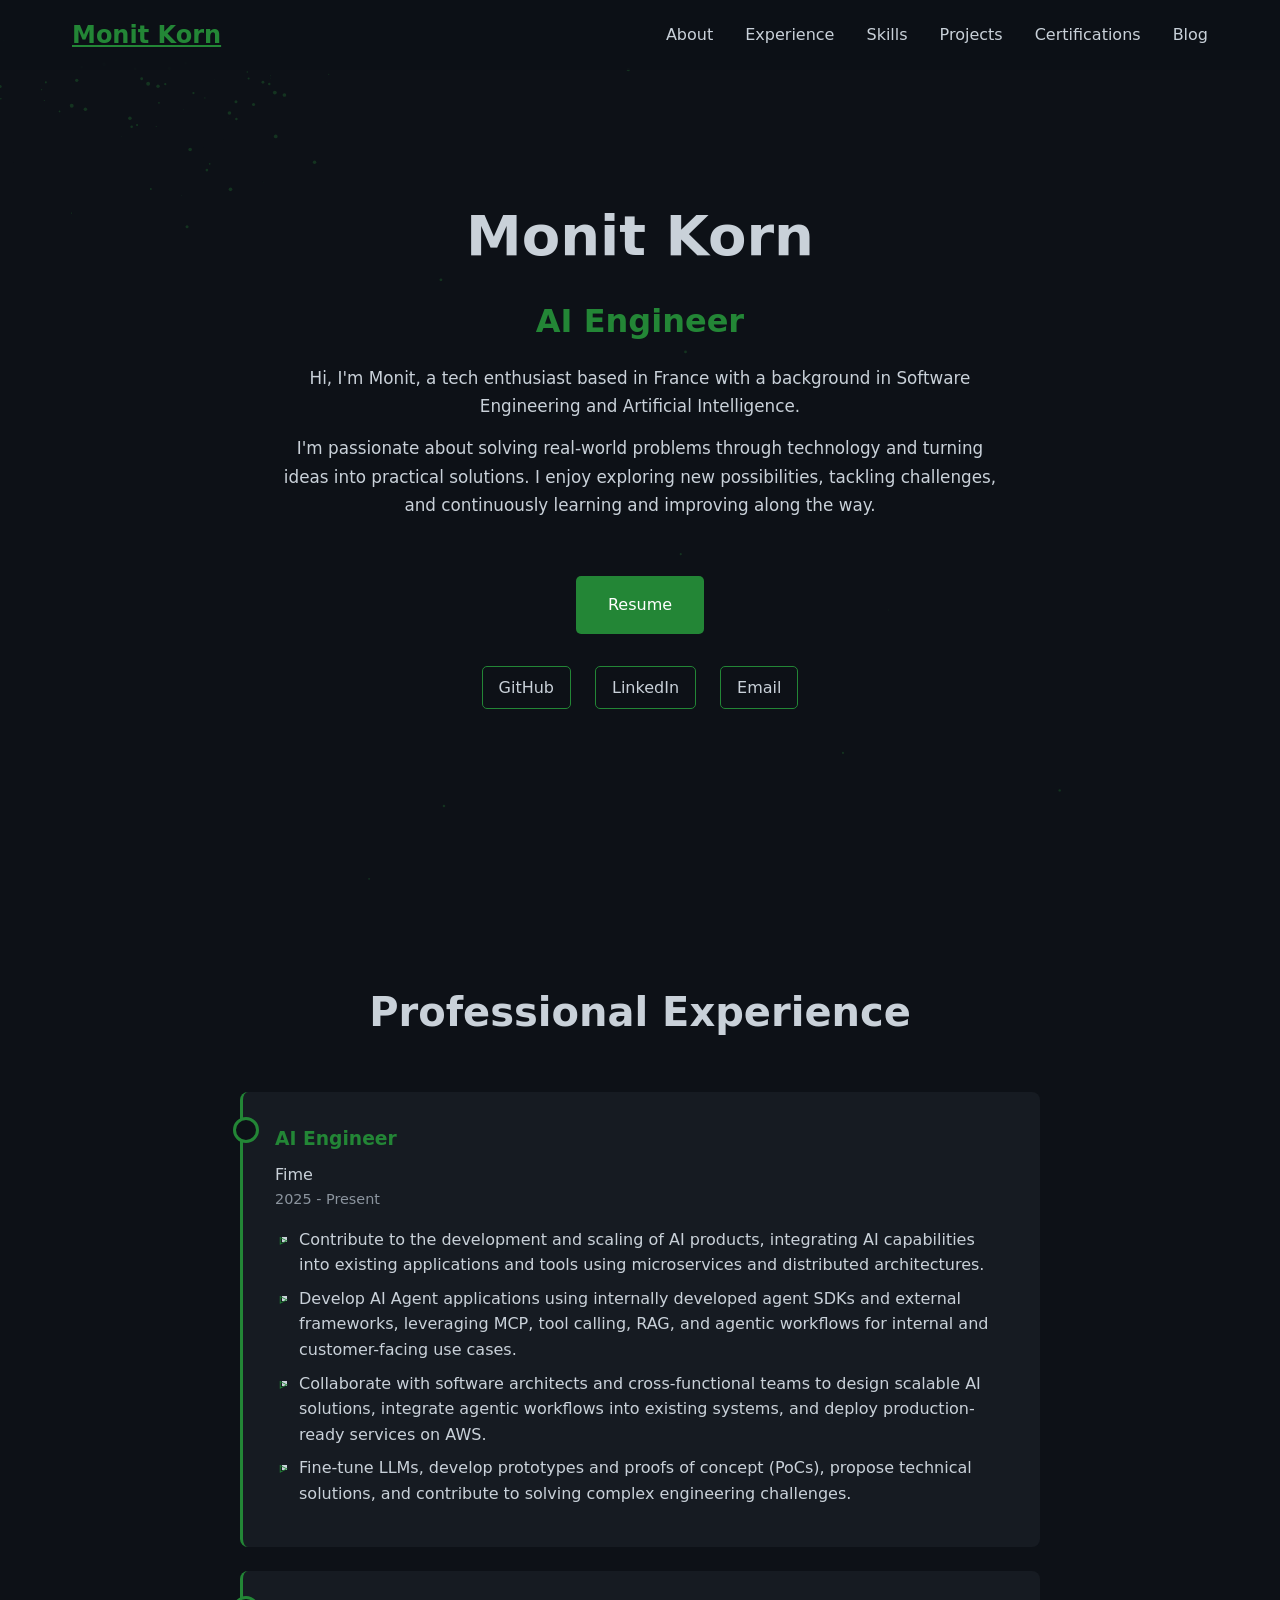
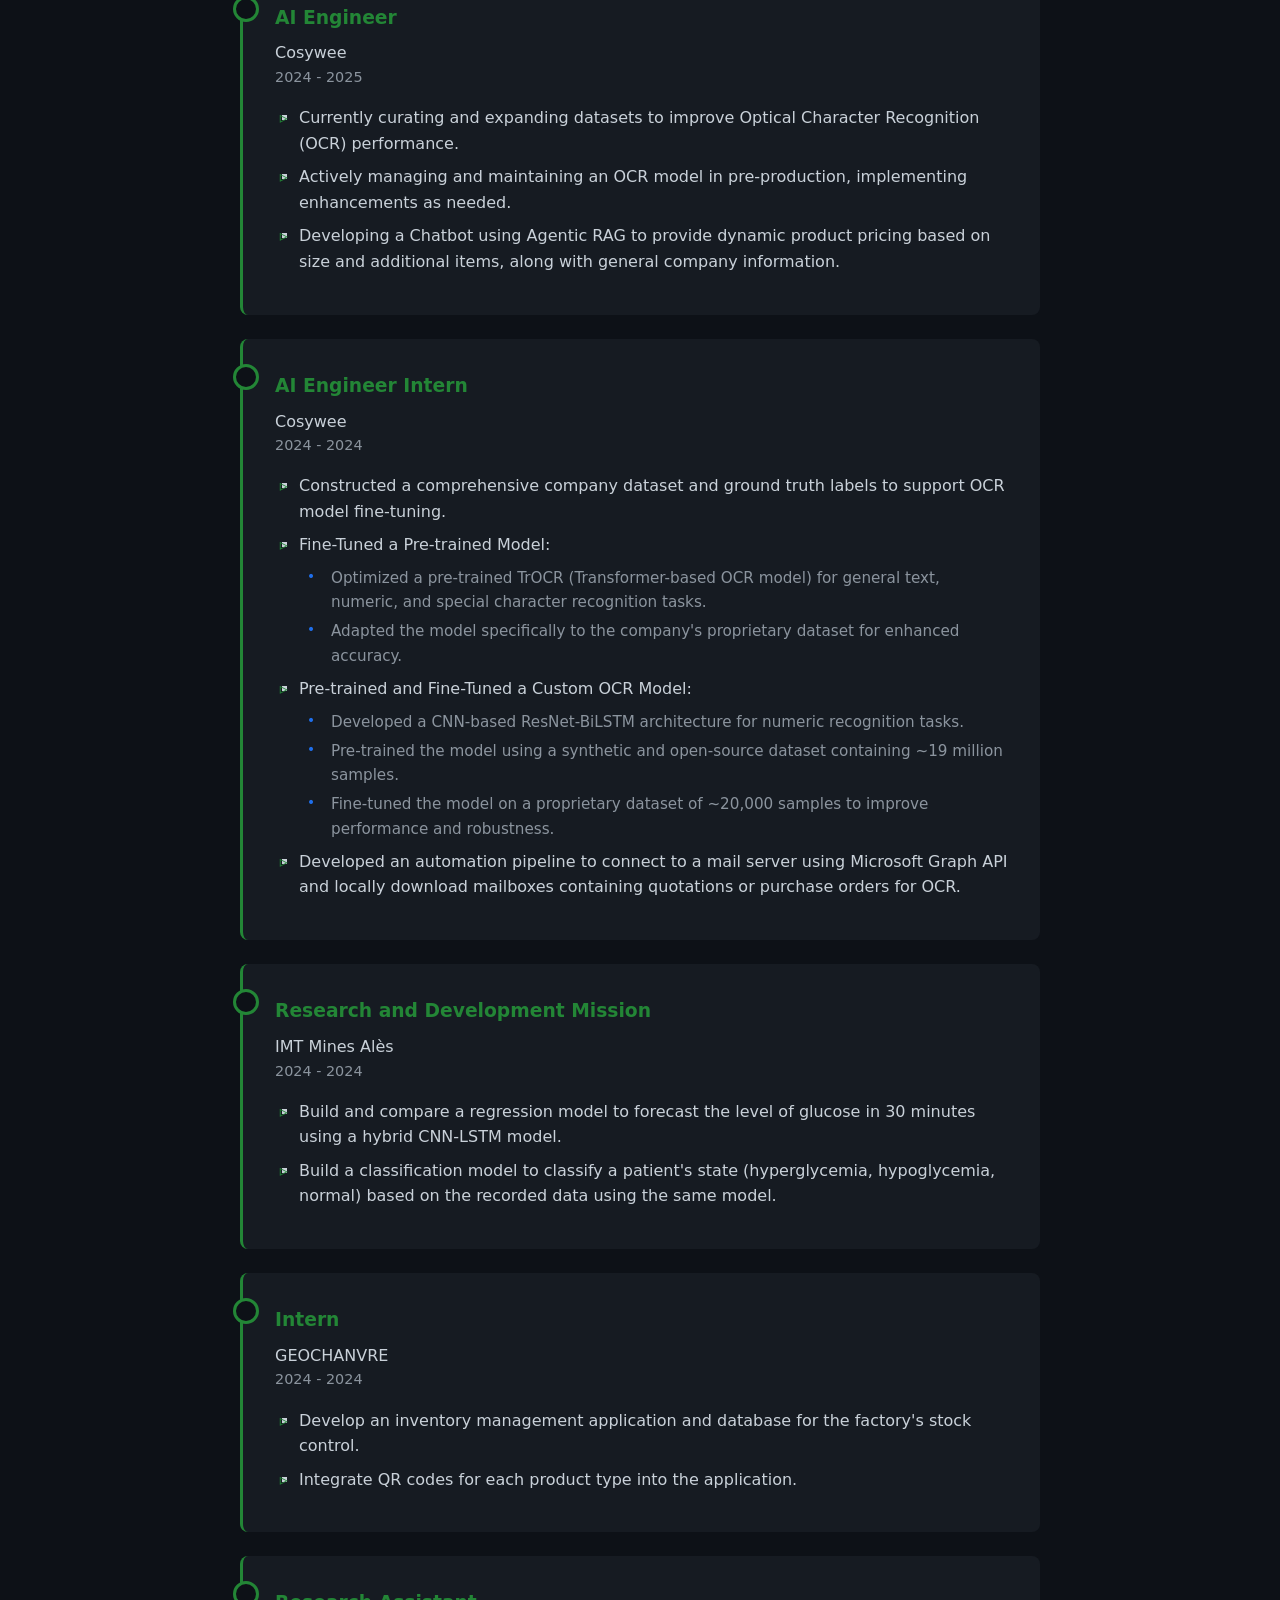
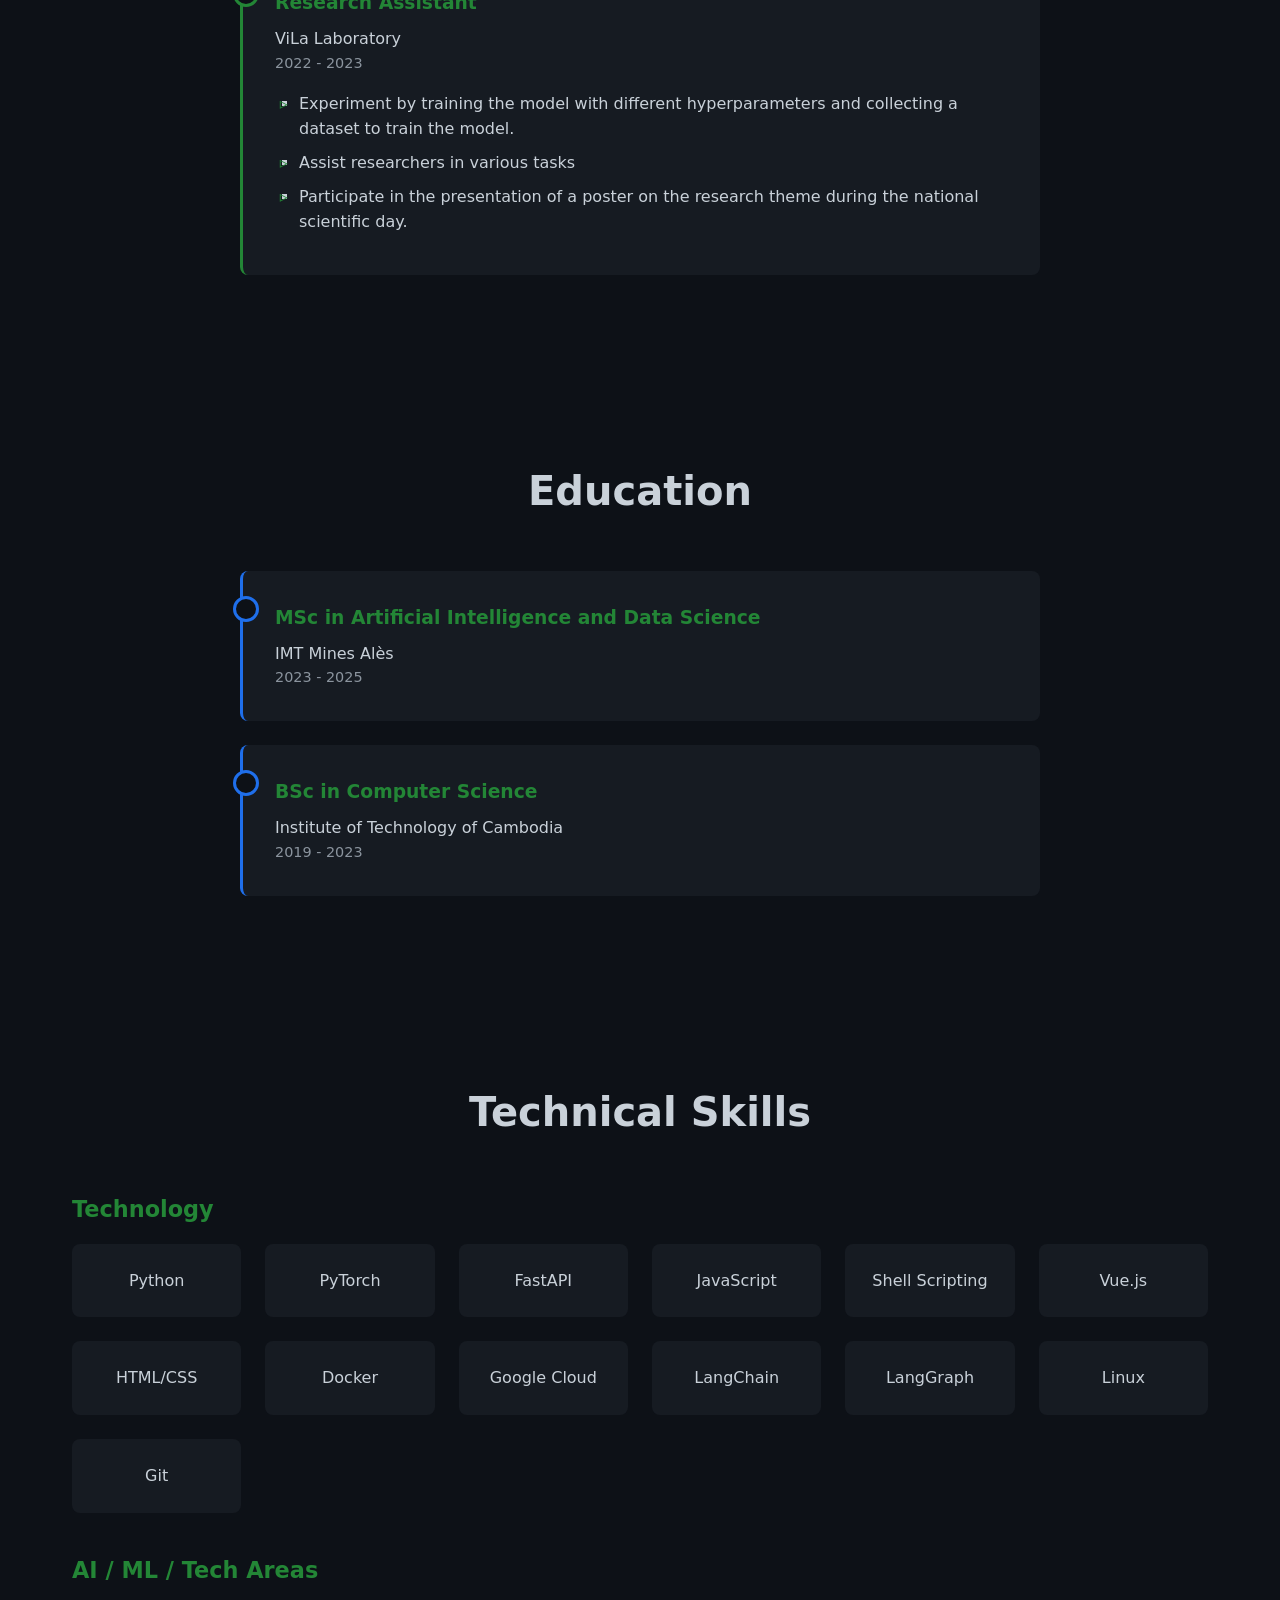
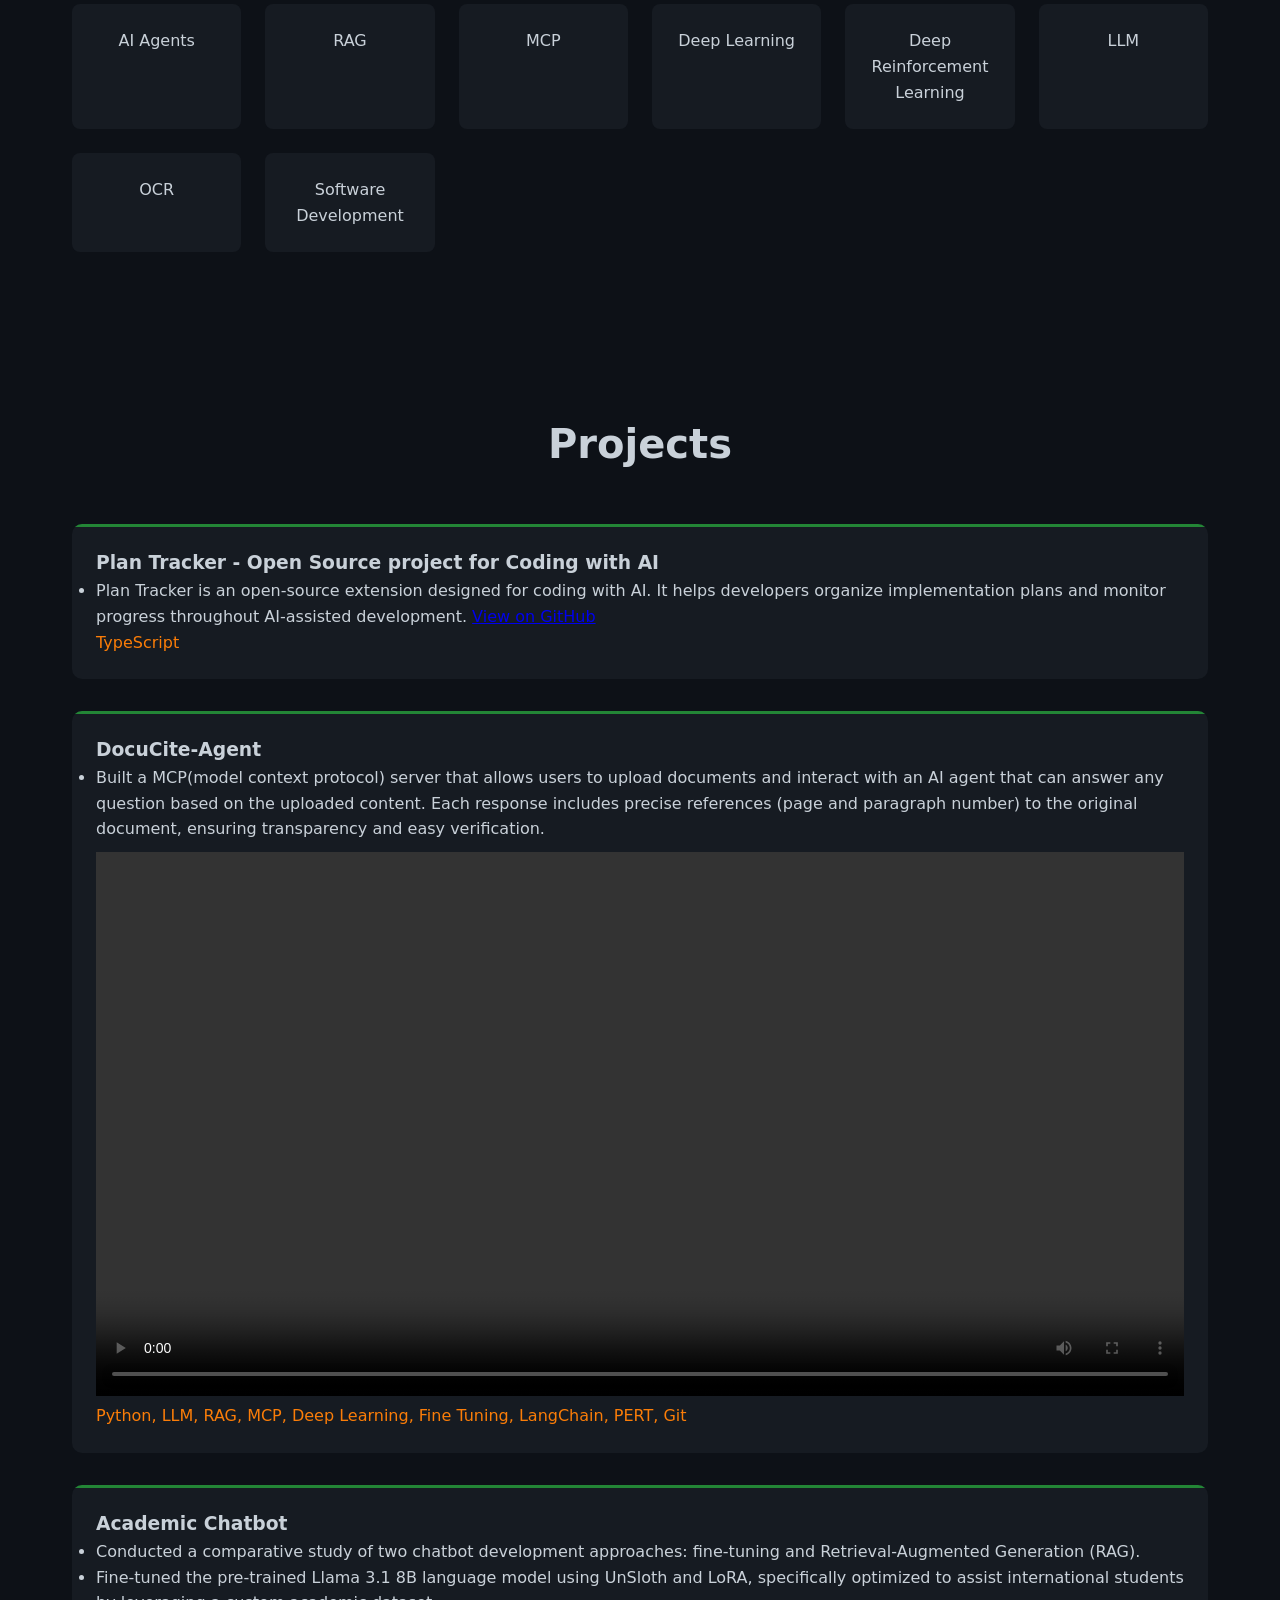
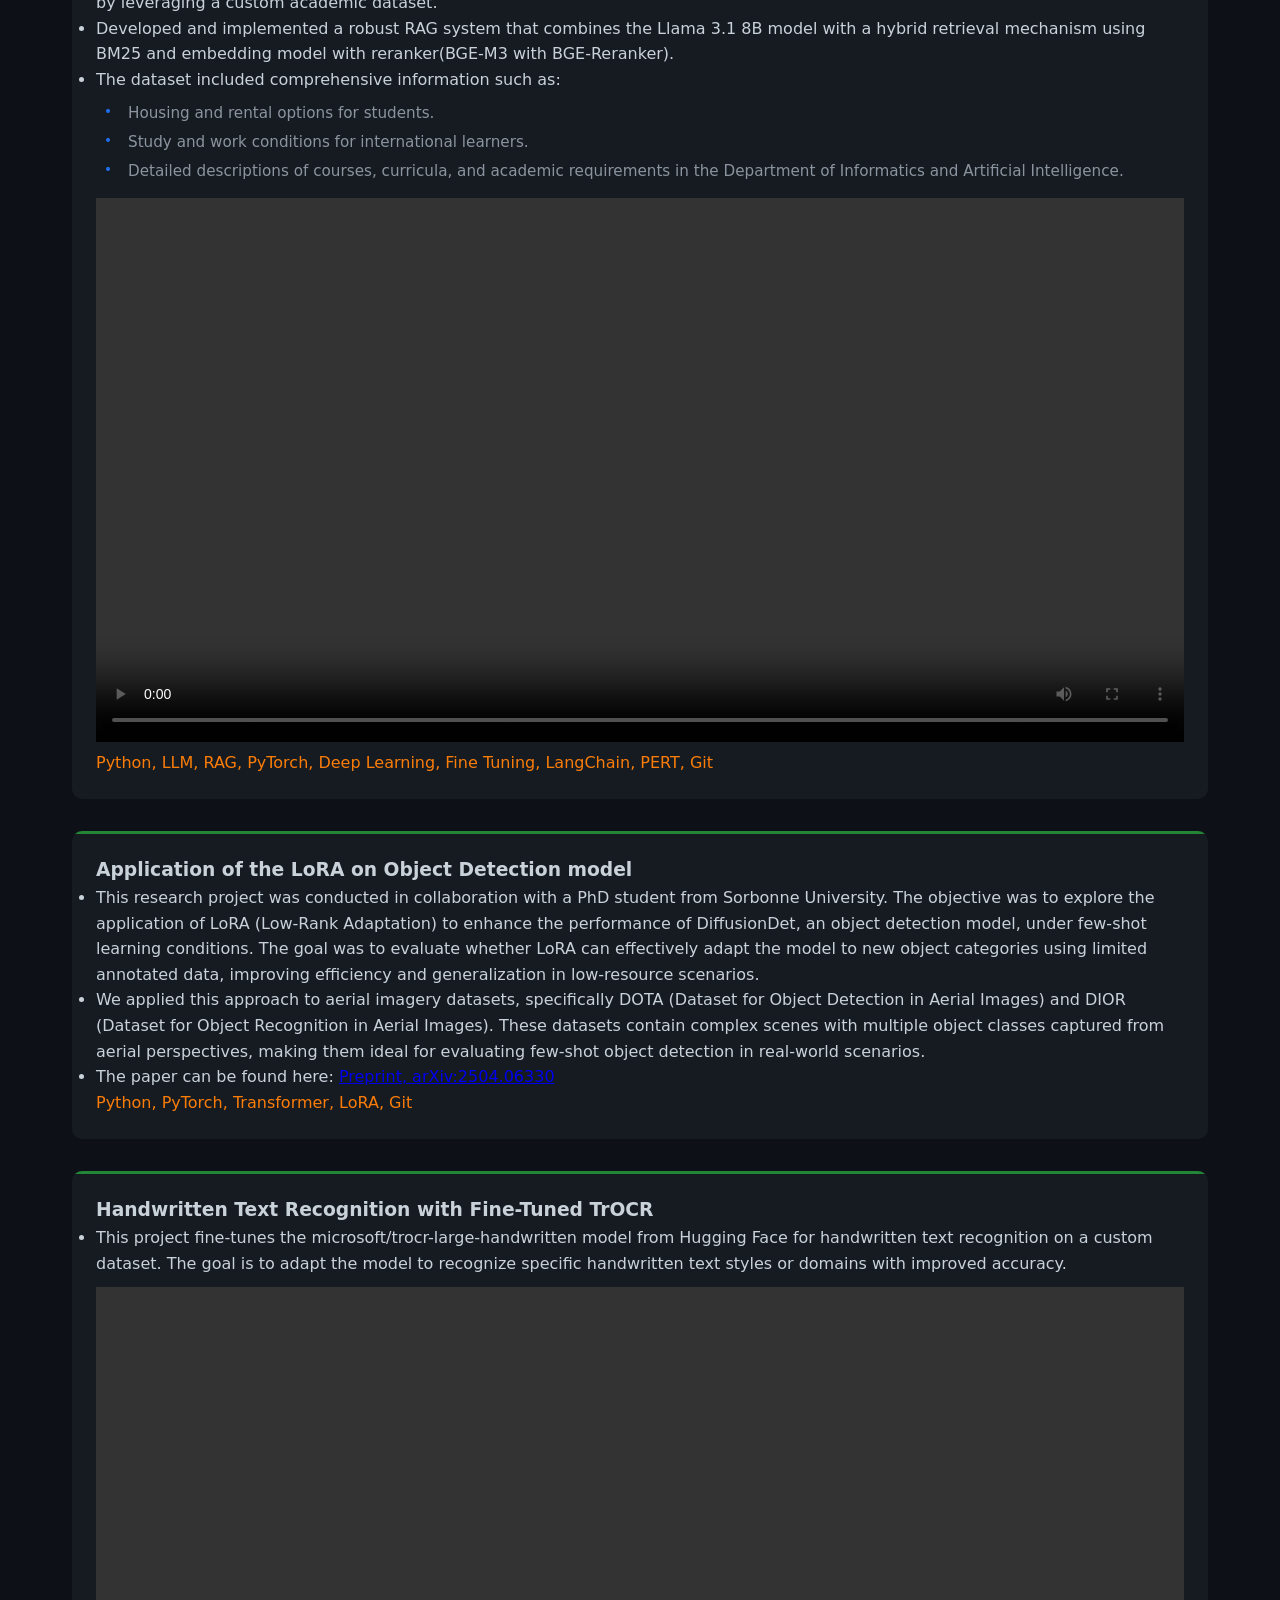
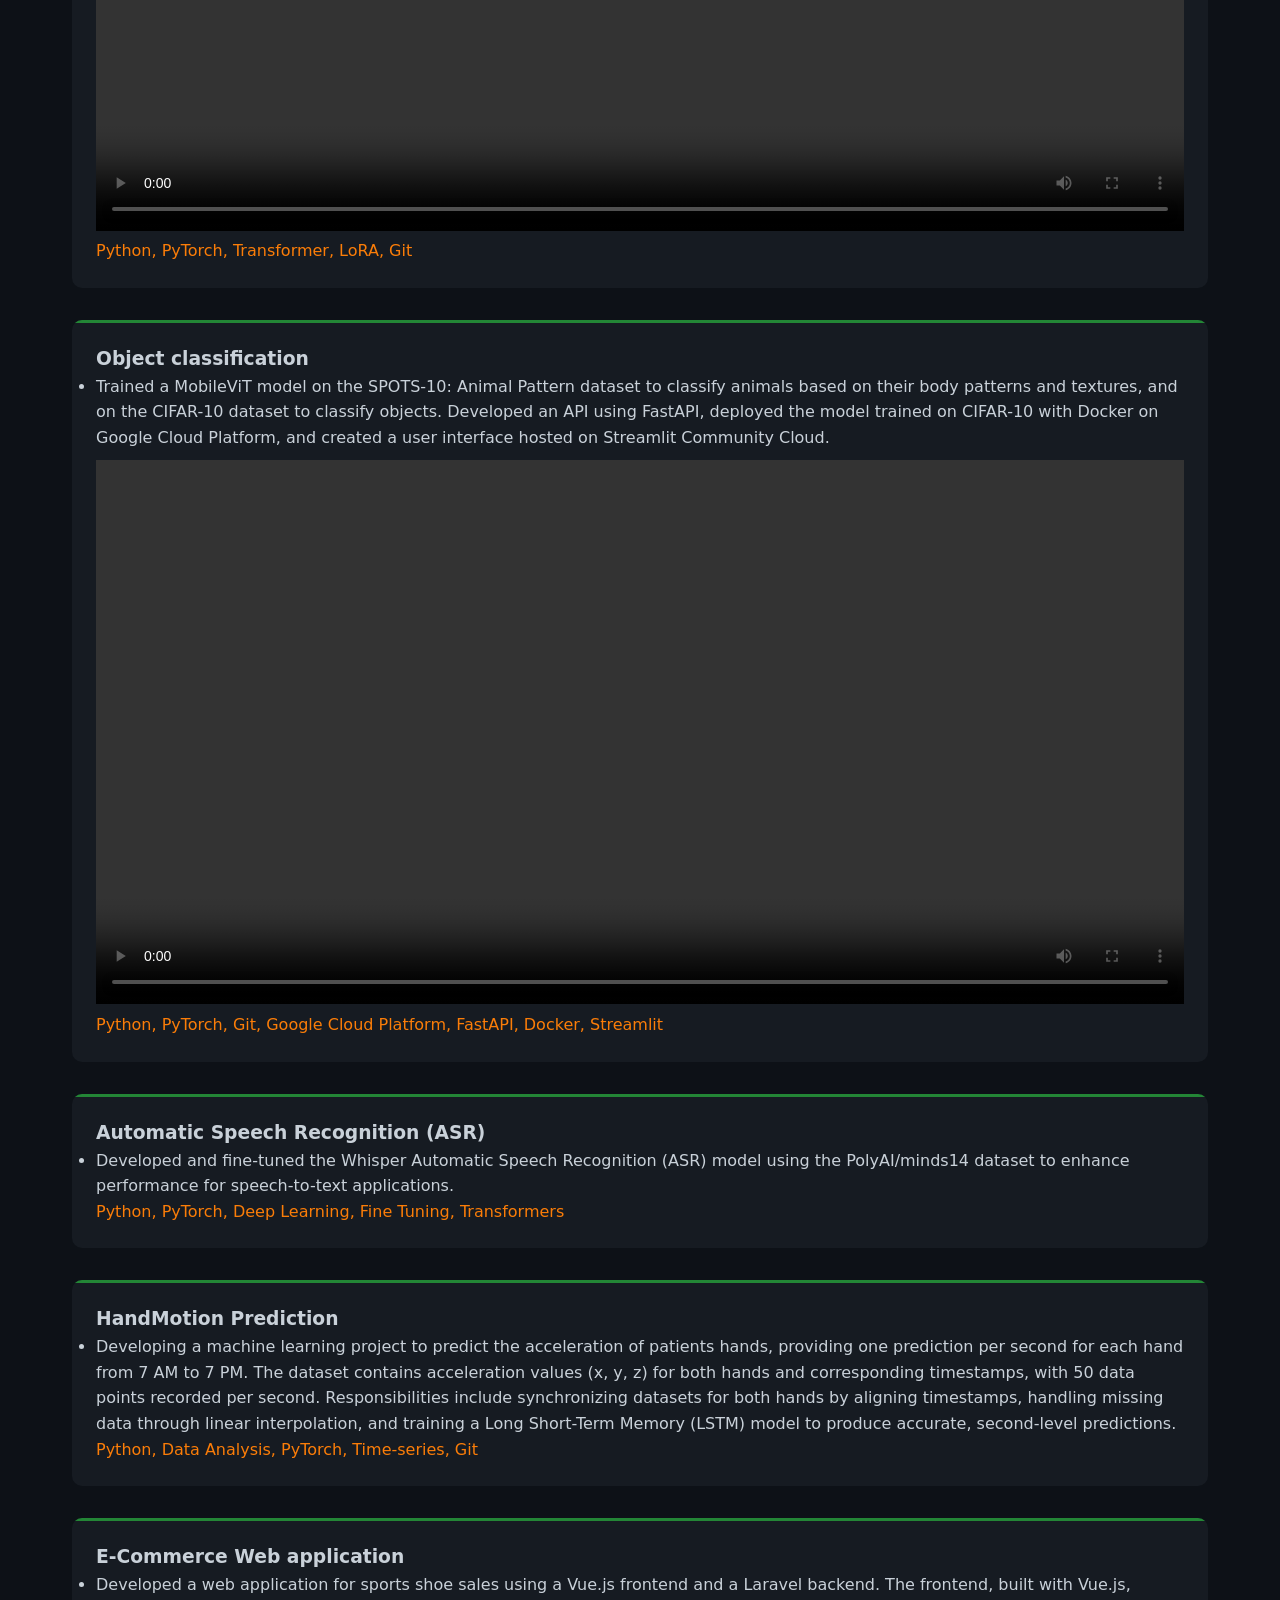
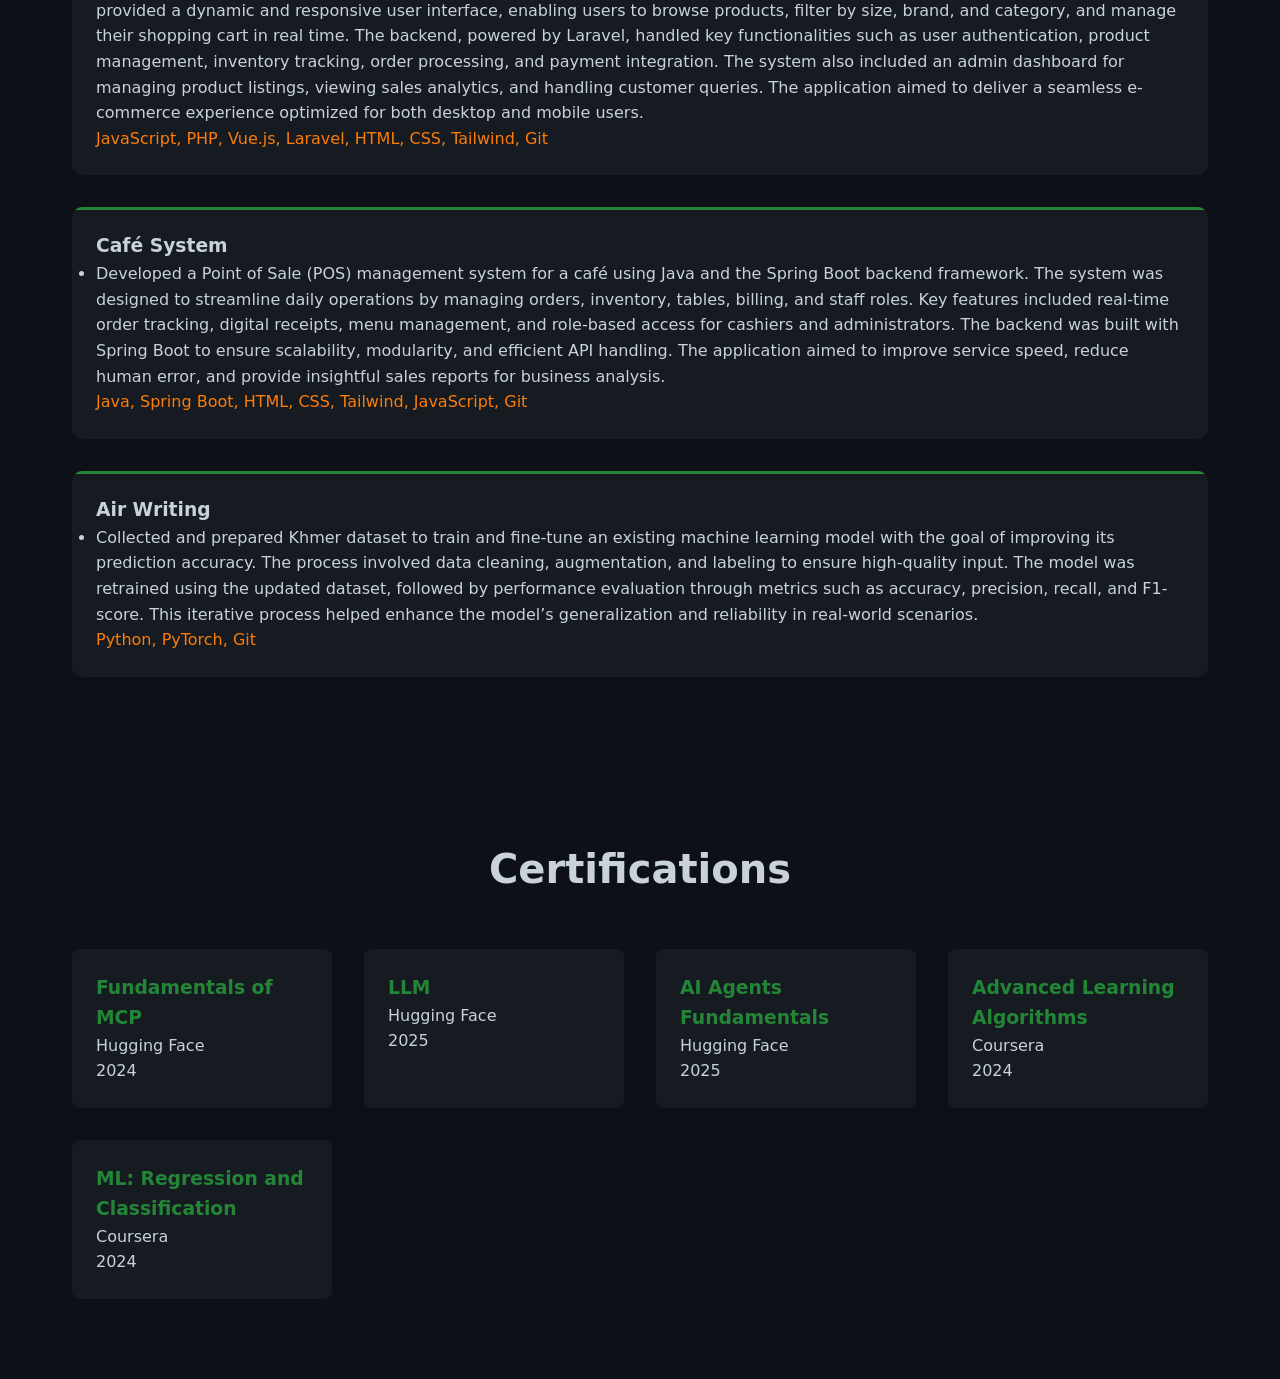
<file: index.html>
﻿<!DOCTYPE html>
<html lang="en">
<head>
    <meta charset="UTF-8">
    <meta name="viewport" content="width=device-width, initial-scale=1.0">
    <meta name="google-site-verification" content="Axq-CsXV9NfjIv6aRj-vwTjBg31K3BIMlD8qH3X4yz8" />
    <meta name="description" content="Monit Korn - A passionate AI Engineer. Explore my projects and skills.">
    <title>Monit Korn - AI Engineer</title>
    <link rel="icon" href="assets/favicon.svg" type="image/svg+xml">
    <link rel="stylesheet" href="styles.css">
</head>
<body>
    <canvas id="techBg"></canvas>
    
    <nav>
        <div class="nav-content">
            <a href="#" class="logo" id="nav-profile-name">Monit Korn</a>
            <div class="nav-links">
                <a href="#about">About</a>
                <a href="#experience">Experience</a>
                <a href="#skills">Skills</a>
                <a href="#projects">Projects</a>
                <a href="#certifications">Certifications</a>
                <a href="blog/">Blog</a>
                <!-- <a href="#contact">Contact</a> -->
            </div>
            <button class="menu-btn" type="button" aria-label="Toggle navigation" aria-expanded="false">&#9776;</button>
        </div>
    </nav>

    <section id="about" class="hero">
        <div class="hero-content">
            <h1 id="profile-name">Monit Korn</h1>
            <h2 id="profile-title">AI Engineer</h2>
            <div class="hero-intro" id="profile-introduction">
                <p>Hi, I'm Monit, a tech enthusiast based in France with a background in Software Engineering and Artificial Intelligence.</p>
                <p>I'm passionate about solving real-world problems through technology and turning ideas into practical solutions. I enjoy exploring new possibilities, tackling challenges, and continuously learning and improving along the way.</p>
            </div>
            <div class="resume-download">
                <a href="assets/resume.pdf" class="resume-btn" id="resume-link" target="_blank" rel="noopener noreferrer">Resume</a>
            </div>
            <div class="social-links" id="social-links">
                <a href="https://github.com/Korn-Monit" target="_blank" id="github-link">GitHub</a>
                <a href="https://www.linkedin.com/in/monit-korn-6a2b61240/" target="_blank" id="linkedin-link">LinkedIn</a>
                <a href="mailto:kornmonit@gmail.com" id="email-link">Email</a>
            </div>
        </div>
    </section>

    <!-- Experience Section -->
    <section id="experience" class="section">
        <h2>Professional Experience</h2>
        <div class="experience-timeline">
            <!-- Generated by JS -->
        </div>
    </section>

    <!-- Education Section -->
    <section id="education" class="section">
        <h2>Education</h2>
        <div class="education-timeline">
            <!-- Generated by JS -->
        </div>
    </section>

    <section id="skills" class="section">
        <h2>Technical Skills</h2>
        <div class="skills-grid"></div>
    </section>

    <section id="projects" class="section">
        <h2>Projects</h2>
        <div class="projects-grid"></div>
    </section>

    <!-- Certifications Section -->
    <section id="certifications" class="section">
        <h2>Certifications</h2>
        <div class="certifications-grid">
            <!-- Generated by JS -->
        </div>
    </section>

    <!-- <section id="contact" class="section">
        <h2>Get in Touch</h2>
        <form class="contact-form">
            <input type="text" placeholder="Name" required>
            <input type="email" placeholder="Email" required>
            <textarea placeholder="Message" rows="5" required></textarea>
            <button type="submit">Send Message</button>
        </form>
    </section> -->

    <script src="generated/profile.js"></script>
    <script src="script.js"></script>
</body>
</html>
</file>
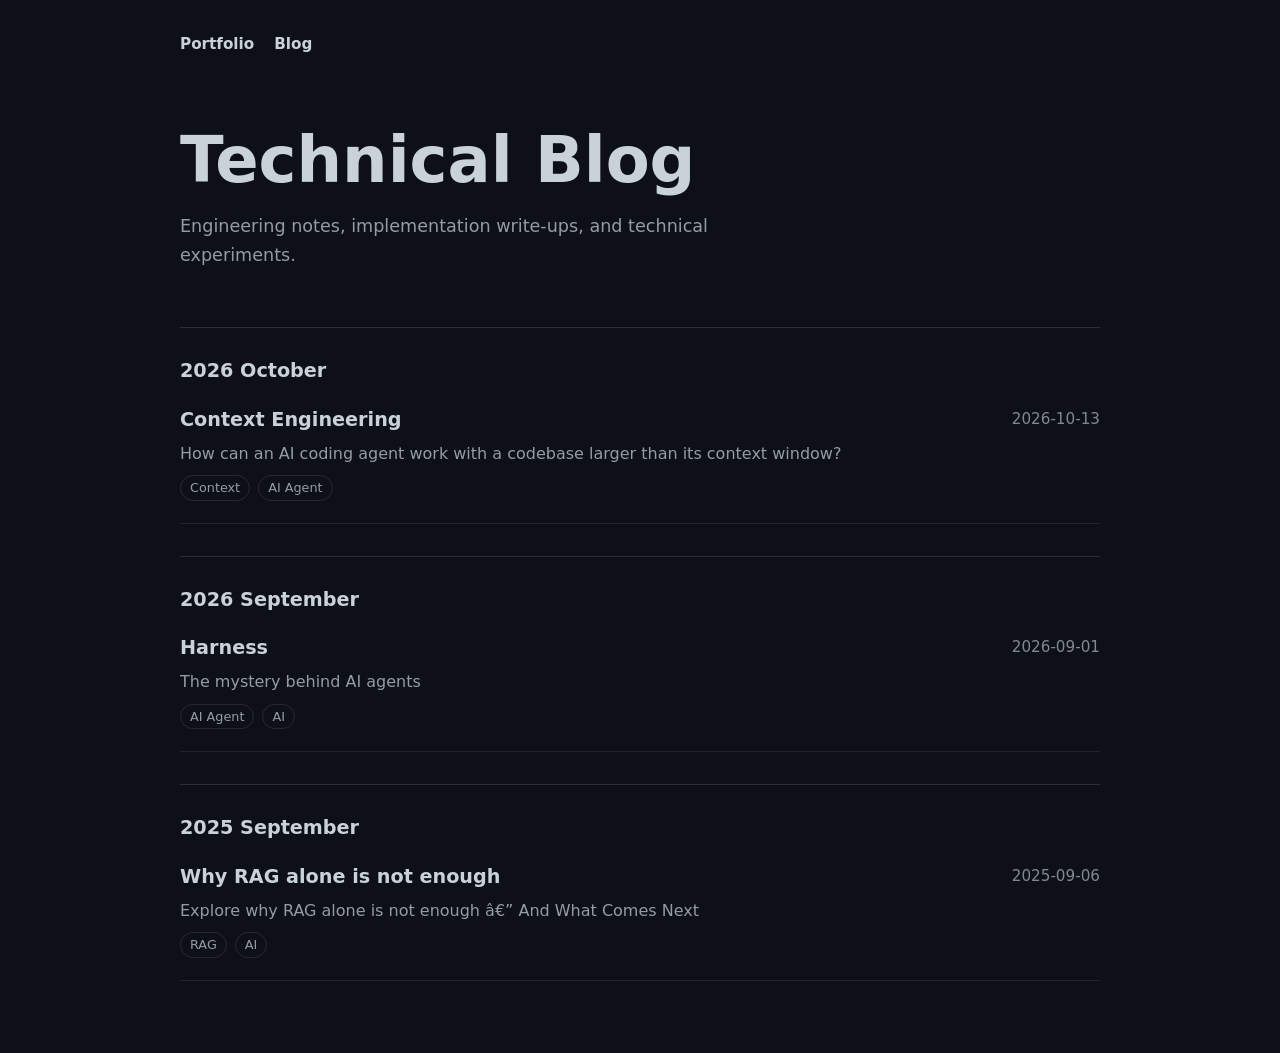
<file: blog/index.html>
<!DOCTYPE html>
<html lang="en">
<head>
  <meta charset="UTF-8">
  <meta name="viewport" content="width=device-width, initial-scale=1.0">
  <title>Blog | Technical Blog</title>
  <meta name="description" content="Technical writing, notes, and engineering articles by Anas.">
  <link rel="icon" href="../assets/favicon.svg" type="image/svg+xml">
  <link rel="stylesheet" href="../styles.css">
  <link rel="stylesheet" href="../blog/blog.css">
</head>
<body>
  <main class="blog-shell">
    <header class="blog-header">
      <a class="blog-home-link" href="../index.html">Portfolio</a>
      <a class="blog-home-link" href="../blog/">Blog</a>
    </header>
    <section class="blog-intro">
<h1>Technical Blog</h1>
<p>Engineering notes, implementation write-ups, and technical experiments.</p>
</section>
<section class="blog-month"><h2>2026 October</h2><div class="blog-post-list">
<article class="blog-list-item">
  <a href="beyond-prompt-engineering/">Context Engineering</a>
  <time datetime="2026-10-13">2026-10-13</time>
  <p>How can an AI coding agent work with a codebase larger than its context window?</p>
  <div class="blog-tags"><span>Context</span> <span>AI Agent</span></div>
</article>
</div></section>
<section class="blog-month"><h2>2026 September</h2><div class="blog-post-list">
<article class="blog-list-item">
  <a href="the-mystery-behind-ai-agents/">Harness</a>
  <time datetime="2026-09-01">2026-09-01</time>
  <p>The mystery behind AI agents</p>
  <div class="blog-tags"><span>AI Agent</span> <span>AI</span></div>
</article>
</div></section>
<section class="blog-month"><h2>2025 September</h2><div class="blog-post-list">
<article class="blog-list-item">
  <a href="why-rag-alone-is-not-enough/">Why RAG alone is not enough</a>
  <time datetime="2025-09-06">2025-09-06</time>
  <p>Explore why RAG alone is not enough â€” And What Comes Next</p>
  <div class="blog-tags"><span>RAG</span> <span>AI</span></div>
</article>
</div></section>
  </main>

</body>
</html>
</file>
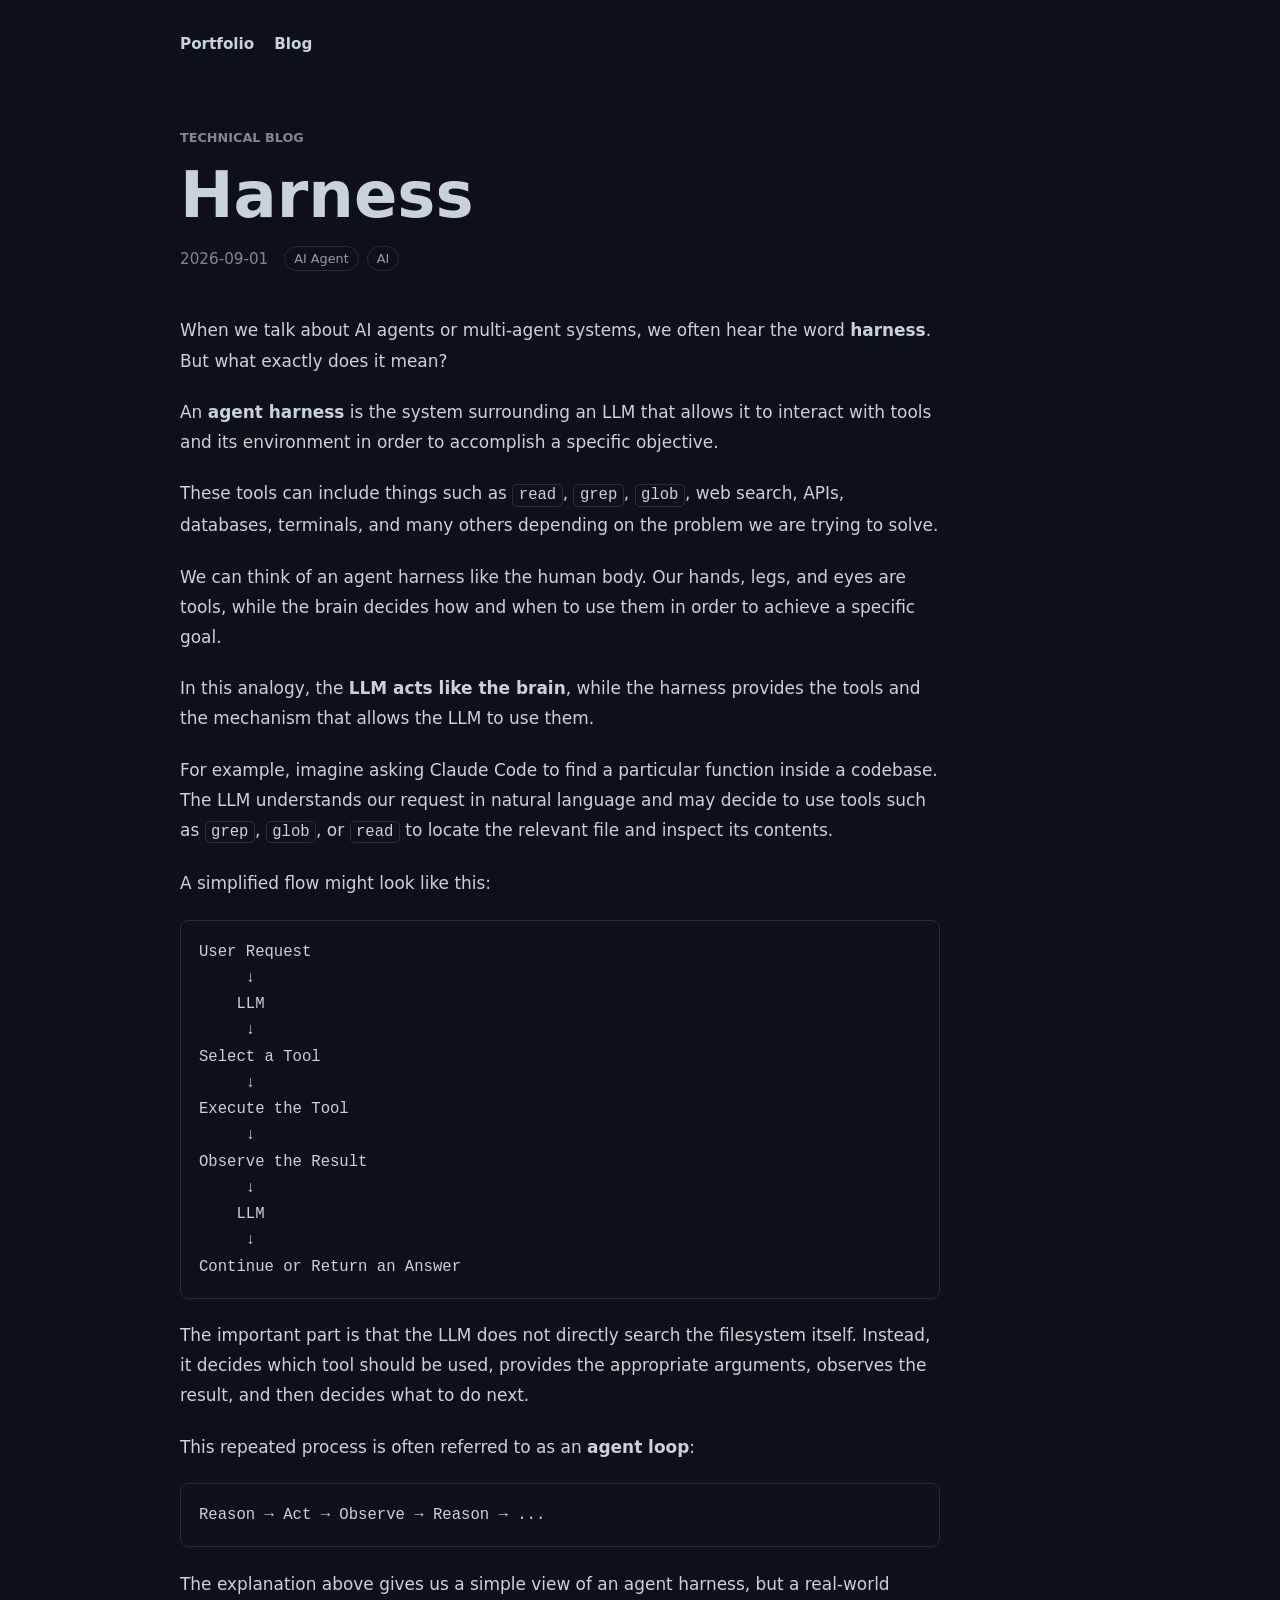
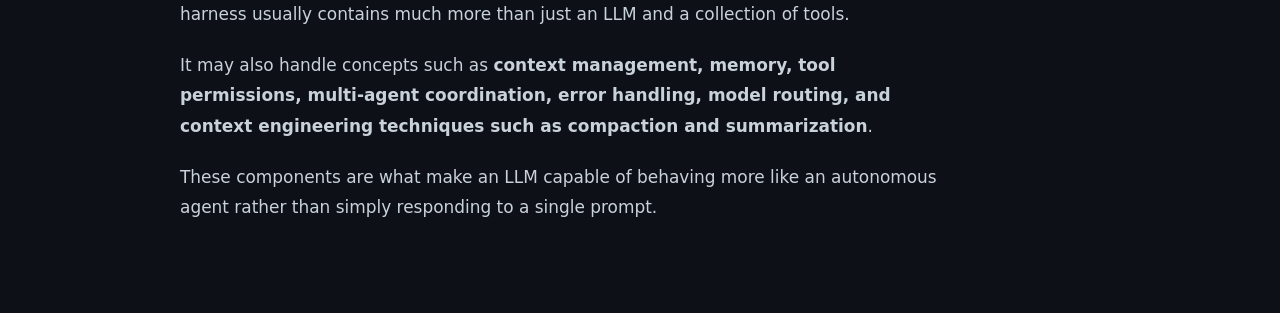
<file: blog/the-mystery-behind-ai-agents/index.html>
<!DOCTYPE html>
<html lang="en">
<head>
  <meta charset="UTF-8">
  <meta name="viewport" content="width=device-width, initial-scale=1.0">
  <title>Harness | Technical Blog</title>
  <meta name="description" content="Technical writing, notes, and engineering articles by Anas.">
  <link rel="icon" href="../../assets/favicon.svg" type="image/svg+xml">
  <link rel="stylesheet" href="../../styles.css">
  <link rel="stylesheet" href="../../blog/blog.css">
</head>
<body>
  <main class="blog-shell">
    <header class="blog-header">
      <a class="blog-home-link" href="../../index.html">Portfolio</a>
      <a class="blog-home-link" href="../../blog/">Blog</a>
    </header>
    <article class="blog-article">
  <header>
    <p class="blog-kicker">Technical Blog</p>
    <h1>Harness</h1>
    <div class="blog-meta">
      <time datetime="2026-09-01">2026-09-01</time>
      <div class="blog-tags"><span>AI Agent</span> <span>AI</span></div>
    </div>
  </header>
  <div class="blog-content">
    <p>When we talk about AI agents or multi-agent systems, we often hear the word <strong>harness</strong>. But what exactly does it mean?</p>
<p>An <strong>agent harness</strong> is the system surrounding an LLM that allows it to interact with tools and its environment in order to accomplish a specific objective.</p>
<p>These tools can include things such as <code>read</code>, <code>grep</code>, <code>glob</code>, web search, APIs, databases, terminals, and many others depending on the problem we are trying to solve.</p>
<p>We can think of an agent harness like the human body. Our hands, legs, and eyes are tools, while the brain decides how and when to use them in order to achieve a specific goal.</p>
<p>In this analogy, the <strong>LLM acts like the brain</strong>, while the harness provides the tools and the mechanism that allows the LLM to use them.</p>
<p>For example, imagine asking Claude Code to find a particular function inside a codebase. The LLM understands our request in natural language and may decide to use tools such as <code>grep</code>, <code>glob</code>, or <code>read</code> to locate the relevant file and inspect its contents.</p>
<p>A simplified flow might look like this:</p>
<pre><code class="language-text">User Request
     ↓
    LLM
     ↓
Select a Tool
     ↓
Execute the Tool
     ↓
Observe the Result
     ↓
    LLM
     ↓
Continue or Return an Answer
</code></pre>
<p>The important part is that the LLM does not directly search the filesystem itself. Instead, it decides which tool should be used, provides the appropriate arguments, observes the result, and then decides what to do next.</p>
<p>This repeated process is often referred to as an <strong>agent loop</strong>:</p>
<pre><code class="language-text">Reason → Act → Observe → Reason → ...
</code></pre>
<p>The explanation above gives us a simple view of an agent harness, but a real-world harness usually contains much more than just an LLM and a collection of tools.</p>
<p>It may also handle concepts such as <strong>context management, memory, tool permissions, multi-agent coordination, error handling, model routing, and context engineering techniques such as compaction and summarization</strong>.</p>
<p>These components are what make an LLM capable of behaving more like an autonomous agent rather than simply responding to a single prompt.</p>

  </div>
</article>
  </main>

</body>
</html>
</file>
<file: styles.css>
/* styles.css */
:root {
    --bg-color: #0d1117;
    --text-color: #c9d1d9;
    --primary-color: #238636;
    --secondary-color: #161b22;
    --accent-color: #1f6feb;
}

* {
    margin: 0;
    padding: 0;
    box-sizing: border-box;
}

html {
    scroll-padding-top: 5rem;
}

body {
    background-color: var(--bg-color);
    color: var(--text-color);
    font-family: 'Segoe UI', system-ui, sans-serif;
    line-height: 1.6;
    overflow-x: hidden;
}

canvas#techBg {
    position: fixed;
    top: 0;
    left: 0;
    z-index: -1;
}

.tech {
    color: #fb7d08;
}

nav {
    background: rgba(13, 17, 23, 0.8);
    backdrop-filter: blur(10px);
    position: fixed;
    top: 0;
    left: 0;
    z-index: 1000;
    width: 100%;
    padding: 1rem 0;
}

.nav-content {
    max-width: 1200px;
    margin: 0 auto;
    display: flex;
    justify-content: space-between;
    align-items: center;
    padding: 0 2rem;
}

.logo {
    font-size: 1.5rem;
    font-weight: bold;
    color: var(--primary-color);
}

.nav-links {
    display: flex;
    gap: 2rem;
}

.nav-links a {
    color: var(--text-color);
    text-decoration: none;
    transition: color 0.3s;
}

.nav-links a:hover {
    color: var(--primary-color);
}

.menu-btn {
    display: none;
    background: transparent;
    border: 1px solid #30363d;
    border-radius: 6px;
    color: var(--text-color);
    cursor: pointer;
    font-size: 1.4rem;
    line-height: 1;
    padding: 0.45rem 0.6rem;
}

.hero {
    min-height: 100vh;
    display: flex;
    align-items: center;
    justify-content: center;
    text-align: center;
    padding: 2rem;
}

.hero-content h1 {
    font-size: 3.5rem;
    margin-bottom: 1rem;
}

.hero-content h2 {
    font-size: 2rem;
    color: var(--primary-color);
    margin-bottom: 1rem;
}

.hero-intro {
    max-width: 720px;
    margin: 0 auto 1.5rem;
    font-size: 1.05rem;
    line-height: 1.7;
}

.hero-intro p {
    margin: 0 0 0.85rem;
}

.hero-intro p:last-child {
    margin-bottom: 0;
}

.social-links {
    margin-top: 2rem;
    display: flex;
    gap: 1.5rem;
    justify-content: center;
}

.social-links a {
    color: var(--text-color);
    text-decoration: none;
    padding: 0.5rem 1rem;
    border: 1px solid var(--primary-color);
    border-radius: 5px;
    transition: all 0.3s;
}

.social-links a:hover {
    background: var(--primary-color);
    color: white;
}

.section {
    padding: 5rem 2rem;
    max-width: 1200px;
    margin: 0 auto;
}

.section h2 {
    font-size: 2.5rem;
    margin-bottom: 3rem;
    text-align: center;
}

.content-fallback {
    background: var(--secondary-color);
    border-left: 3px solid var(--primary-color);
    border-radius: 8px;
    color: #8b949e;
    margin: 0 auto;
    max-width: 800px;
    padding: 1.25rem 1.5rem;
    text-align: center;
}

.skills-grid {
    display: flex;
    flex-direction: column;
    gap: 2.5rem;
}

.skills-group h3 {
    color: var(--primary-color);
    font-size: 1.4rem;
    margin-bottom: 1rem;
}

.skill-list {
    display: grid;
    grid-template-columns: repeat(auto-fit, minmax(150px, 1fr));
    gap: 1.5rem;
}

.skill-card {
    background: var(--secondary-color);
    padding: 1.5rem;
    border-radius: 8px;
    text-align: center;
    transition: transform 0.3s;
}

.skill-card:hover {
    transform: translateY(-5px);
}

.projects-grid {
    display: flex;
    flex-direction: column;
    gap: 2rem; /* Maintains spacing between items */
}

.projects-grid:hover {
    color:rgb(141, 211, 133);
}

.project-card {
    background: var(--secondary-color);
    border-radius: 10px;
    padding: 1.5rem;
    position: relative;
    overflow: hidden;
    
}

.project-card::before {
    content: "";
    position: absolute;
    top: 0;
    left: 0;
    width: 100%;
    height: 3px;
    background: var(--primary-color);
}

.project-description video {
    width: 100%;
    height: auto;
    margin-top: 10px;
}

.contact-form {
    max-width: 600px;
    margin: 0 auto;
    display: flex;
    flex-direction: column;
    gap: 1rem;
}

.contact-form input,
.contact-form textarea {
    padding: 0.8rem;
    background: var(--secondary-color);
    border: 1px solid #30363d;
    border-radius: 5px;
    color: var(--text-color);
}

.contact-form button {
    background: var(--primary-color);
    color: white;
    padding: 1rem;
    border: none;
    border-radius: 5px;
    cursor: pointer;
    transition: opacity 0.3s;
}

@media (max-width: 768px) {
    .nav-content {
        position: relative;
    }

    .nav-links {
        background: rgba(13, 17, 23, 0.96);
        border: 1px solid #30363d;
        border-radius: 8px;
        display: none;
        flex-direction: column;
        gap: 0;
        left: 1rem;
        padding: 0.5rem 0;
        position: absolute;
        right: 1rem;
        top: calc(100% + 0.75rem);
    }

    .nav-links.active {
        display: flex;
    }

    .nav-links a {
        padding: 0.75rem 1rem;
    }
    
    .menu-btn {
        display: block;
    }
    
    .hero-content h1 {
        font-size: 2.5rem;
    }
    
    .skill-list {
        grid-template-columns: repeat(2, 1fr);
    }
}

/* Experience Section */
.experience-grid {
    display: grid;
    gap: 2rem;
}

.experience-card {
    background: var(--secondary-color);
    padding: 1.5rem;
    border-radius: 8px;
    border-left: 3px solid var(--primary-color);
}

.experience-card h3 {
    color: var(--primary-color);
    margin-bottom: 0.5rem;
}

.experience-card .duration {
    color: #8b949e;
    font-size: 0.9rem;
}

/* Resume Button */
.resume-btn {
    display: inline-block;
    margin-top: 1.5rem;
    padding: 0.8rem 2rem;
    background: var(--accent-color);
    color: white !important;
    text-decoration: none;
    border-radius: 5px;
    transition: opacity 0.3s;
}

.resume-btn:hover {
    opacity: 0.9;
}

/* styles.css */
/* Previous styles remain the same, add these new styles */

/* Experience Section */
.experience-timeline {
    max-width: 800px;
    margin: 0 auto;
}

.experience-item {
    background: var(--secondary-color);
    padding: 2rem;
    margin: 1.5rem 0;
    border-radius: 8px;
    position: relative;
    border-left: 3px solid var(--primary-color);
}

.experience-item h3 {
    color: var(--primary-color);
    margin-bottom: 0.5rem;
}

.experience-dates {
    color: #8b949e;
    font-size: 0.9rem;
}

.experience-description {
    margin-top: 1rem;
    color: #c9d1d9;
}

/* Certifications Section */
.certifications-grid {
    display: grid;
    grid-template-columns: repeat(auto-fit, minmax(250px, 1fr));
    gap: 2rem;
}

.certification-card {
    background: var(--secondary-color);
    padding: 1.5rem;
    border-radius: 8px;
    transition: transform 0.3s;
}

.certification-card:hover {
    transform: translateY(-5px);
}

.certification-card a {
    color: var(--primary-color);
    text-decoration: none;
}

.resume-download {
    margin: 2rem 0;
}

.resume-btn {
    background: var(--primary-color);
    color: white;
    padding: 1rem 2rem;
    border-radius: 5px;
    text-decoration: none;
    transition: opacity 0.3s;
}

.resume-btn:hover {
    opacity: 0.9;
}

/* Timeline connector */
.experience-item::before {
    content: "";
    position: absolute;
    left: -10px;
    top: 25px;
    width: 20px;
    height: 20px;
    background: var(--bg-color);
    border: 3px solid var(--primary-color);
    border-radius: 50%;
}

/* styles.css */
/* Add these new styles */
.education-timeline {
    max-width: 800px;
    margin: 0 auto;
}

.education-item {
    background: var(--secondary-color);
    padding: 2rem;
    margin: 1.5rem 0;
    border-radius: 8px;
    position: relative;
    border-left: 3px solid var(--accent-color);
}

.education-item h3 {
    color: var(--primary-color);
    margin-bottom: 0.5rem;
}

.education-dates {
    color: #8b949e;
    font-size: 0.9rem;
}

.education-details {
    margin-top: 1rem;
    color: #c9d1d9;
}

.education-item::before {
    content: "";
    position: absolute;
    left: -10px;
    top: 25px;
    width: 20px;
    height: 20px;
    background: var(--bg-color);
    border: 3px solid var(--accent-color);
    border-radius: 50%;
}
/* Add to styles.css */
.experience-list {
    padding-left: 1.5rem;
    list-style-type: square;
    color: var(--text-color);
}

.experience-list li {
    margin-bottom: 0.5rem;
    position: relative;
}

.experience-list li::before {
    content: "▹";
    color: var(--primary-color);
    position: absolute;
    left: -1.2rem;
}
/* Add to styles.css */
.sublist {
    padding-left: 2rem;
    list-style-type: none;
    margin-top: 0.5rem;
}

.sublist li::before {
    content: "•";
    color: var(--accent-color);
    position: absolute;
    left: -1.5rem;
    font-size: 0.9em;
}

.sublist li {
    position: relative;
    font-size: 0.95em;
    color: #8b949e;
    margin-bottom: 0.3rem;
}
/* .project-link {
    text-decoration: none;
    color: inherit;
} */
</file>
<file: blog/blog.css>
.blog-shell {
  width: min(920px, calc(100% - 32px));
  margin: 0 auto;
  padding: 32px 0 72px;
}

.blog-header {
  display: flex;
  align-items: center;
  gap: 20px;
  margin-bottom: 72px;
  font-size: 0.95rem;
}

.blog-home-link {
  color: inherit;
  text-decoration: none;
  font-weight: 650;
}

.blog-home-link:hover,
.blog-list-item a:hover,
.blog-content a:hover {
  text-decoration: underline;
}

.blog-intro {
  margin-bottom: 56px;
}

.blog-intro h1,
.blog-article h1 {
  max-width: 760px;
  margin: 0;
  font-size: clamp(2.4rem, 5vw, 4.5rem);
  line-height: 1.02;
  letter-spacing: 0;
}

.blog-intro p {
  max-width: 640px;
  margin: 18px 0 0;
  font-size: 1.1rem;
  line-height: 1.7;
  color: color-mix(in srgb, currentColor 72%, transparent);
}

.blog-month {
  border-top: 1px solid color-mix(in srgb, currentColor 16%, transparent);
  padding-top: 28px;
  margin-top: 32px;
}

.blog-month h2 {
  margin: 0 0 20px;
  font-size: 1.2rem;
}

.blog-post-list {
  display: grid;
  gap: 22px;
}

.blog-list-item {
  display: grid;
  grid-template-columns: minmax(0, 1fr) auto;
  gap: 8px 20px;
  padding-bottom: 22px;
  border-bottom: 1px solid color-mix(in srgb, currentColor 10%, transparent);
}

.blog-list-item a {
  color: inherit;
  text-decoration: none;
  font-size: 1.2rem;
  font-weight: 700;
  line-height: 1.35;
}

.blog-list-item time,
.blog-meta time {
  color: color-mix(in srgb, currentColor 62%, transparent);
  font-size: 0.95rem;
  white-space: nowrap;
}

.blog-list-item p {
  grid-column: 1 / -1;
  margin: 0;
  line-height: 1.65;
  color: color-mix(in srgb, currentColor 72%, transparent);
}

.blog-tags {
  display: flex;
  flex-wrap: wrap;
  gap: 8px;
}

.blog-tags span {
  border: 1px solid color-mix(in srgb, currentColor 18%, transparent);
  border-radius: 999px;
  padding: 4px 9px;
  font-size: 0.8rem;
  line-height: 1.2;
  color: color-mix(in srgb, currentColor 72%, transparent);
}

.blog-article header {
  margin-bottom: 44px;
}

.blog-kicker {
  margin: 0 0 14px;
  color: color-mix(in srgb, currentColor 62%, transparent);
  font-weight: 700;
  text-transform: uppercase;
  letter-spacing: 0;
  font-size: 0.8rem;
}

.blog-meta {
  display: flex;
  align-items: center;
  gap: 16px;
  flex-wrap: wrap;
  margin-top: 18px;
}

.blog-content {
  max-width: 760px;
  font-size: 1.06rem;
  line-height: 1.78;
}

.blog-content h2,
.blog-content h3 {
  margin: 2.1em 0 0.6em;
  line-height: 1.2;
}

.blog-content p,
.blog-content ul,
.blog-content pre {
  margin: 0 0 1.25em;
}

.blog-content a {
  color: inherit;
  font-weight: 650;
}

.blog-content img {
  display: block;
  max-width: 100%;
  height: auto;
  margin: 1.5em 0;
  border-radius: 8px;
}

.blog-content code {
  font-size: 0.92em;
}

.blog-content :not(pre) > code {
  border: 1px solid color-mix(in srgb, currentColor 15%, transparent);
  border-radius: 5px;
  padding: 0.08em 0.35em;
}

.blog-content pre {
  overflow-x: auto;
  border: 1px solid color-mix(in srgb, currentColor 14%, transparent);
  border-radius: 8px;
  padding: 18px;
  line-height: 1.55;
}

.blog-content .mermaid {
  margin: 1.5em 0;
  overflow-x: auto;
}

@media (max-width: 640px) {
  .blog-shell {
    width: min(100% - 24px, 920px);
    padding-top: 24px;
  }

  .blog-header {
    margin-bottom: 48px;
  }

  .blog-list-item {
    grid-template-columns: 1fr;
  }

  .blog-list-item time {
    white-space: normal;
  }
}
</file>
